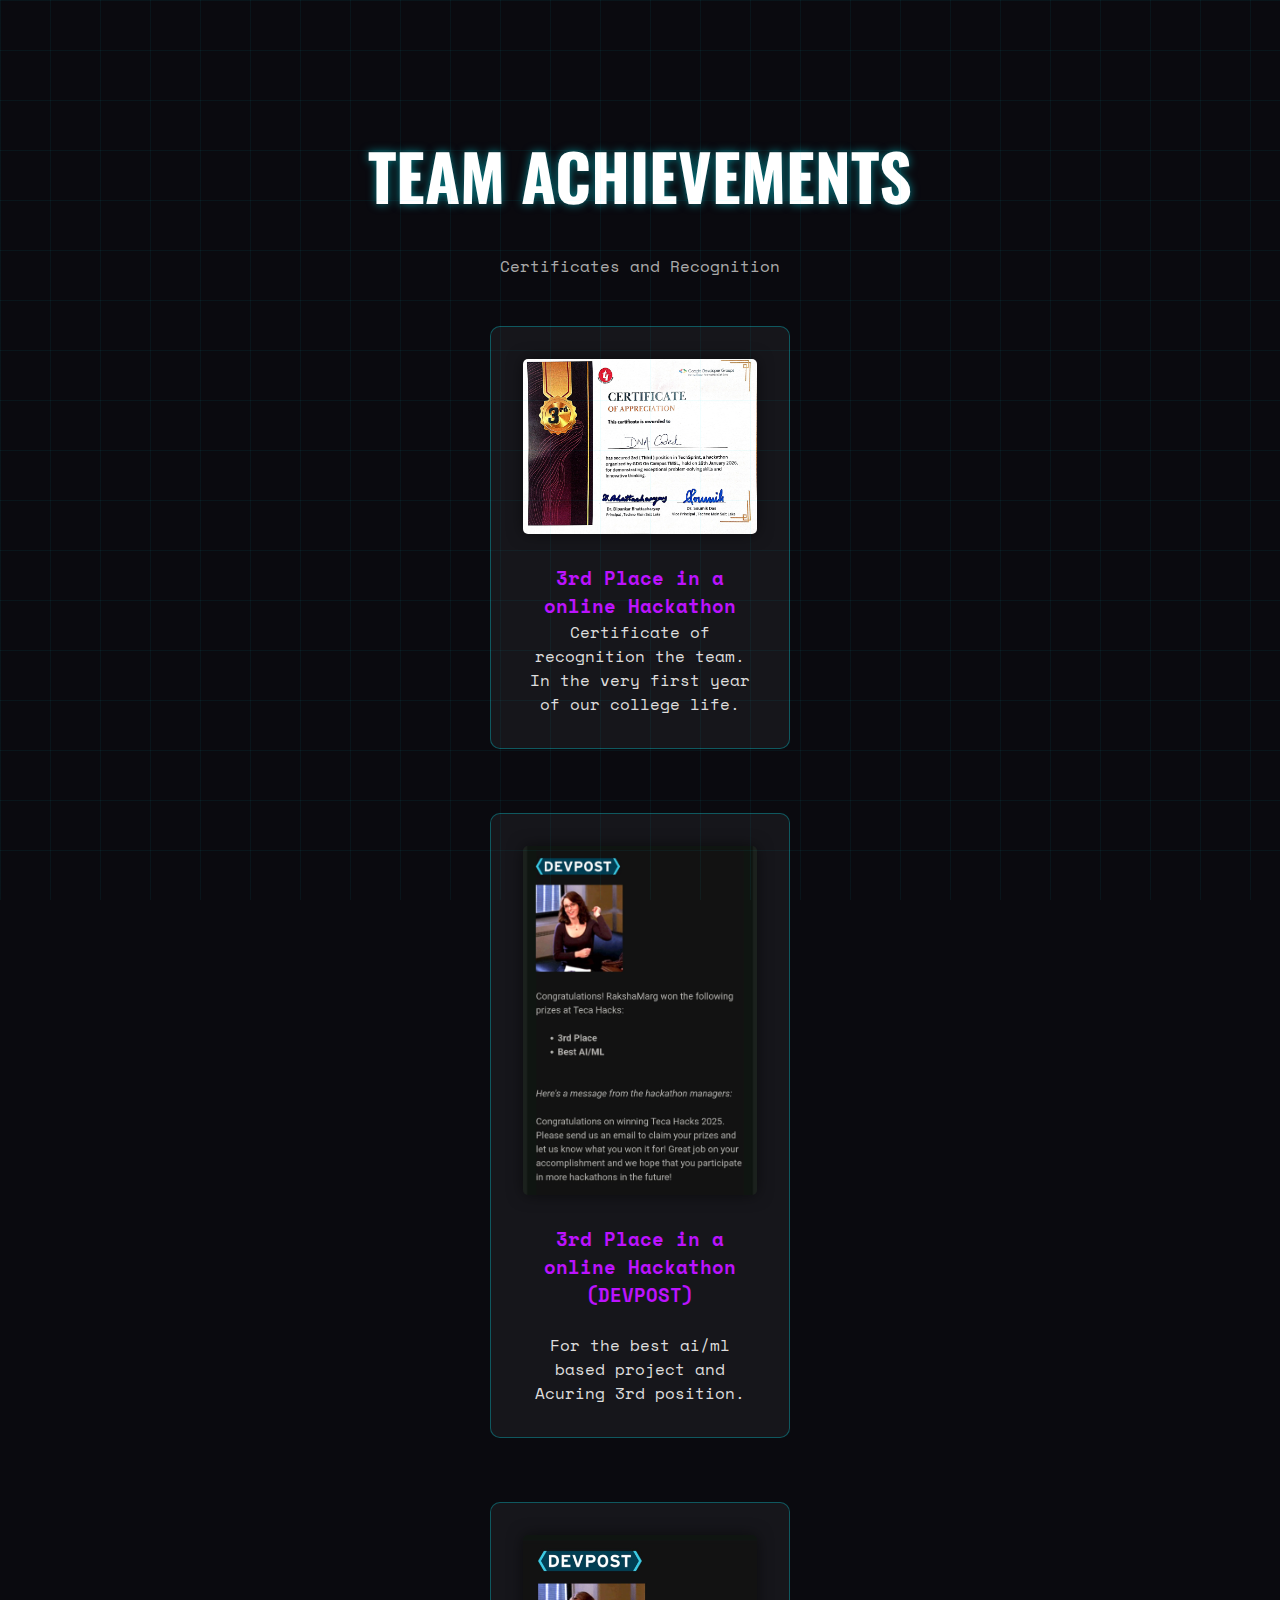
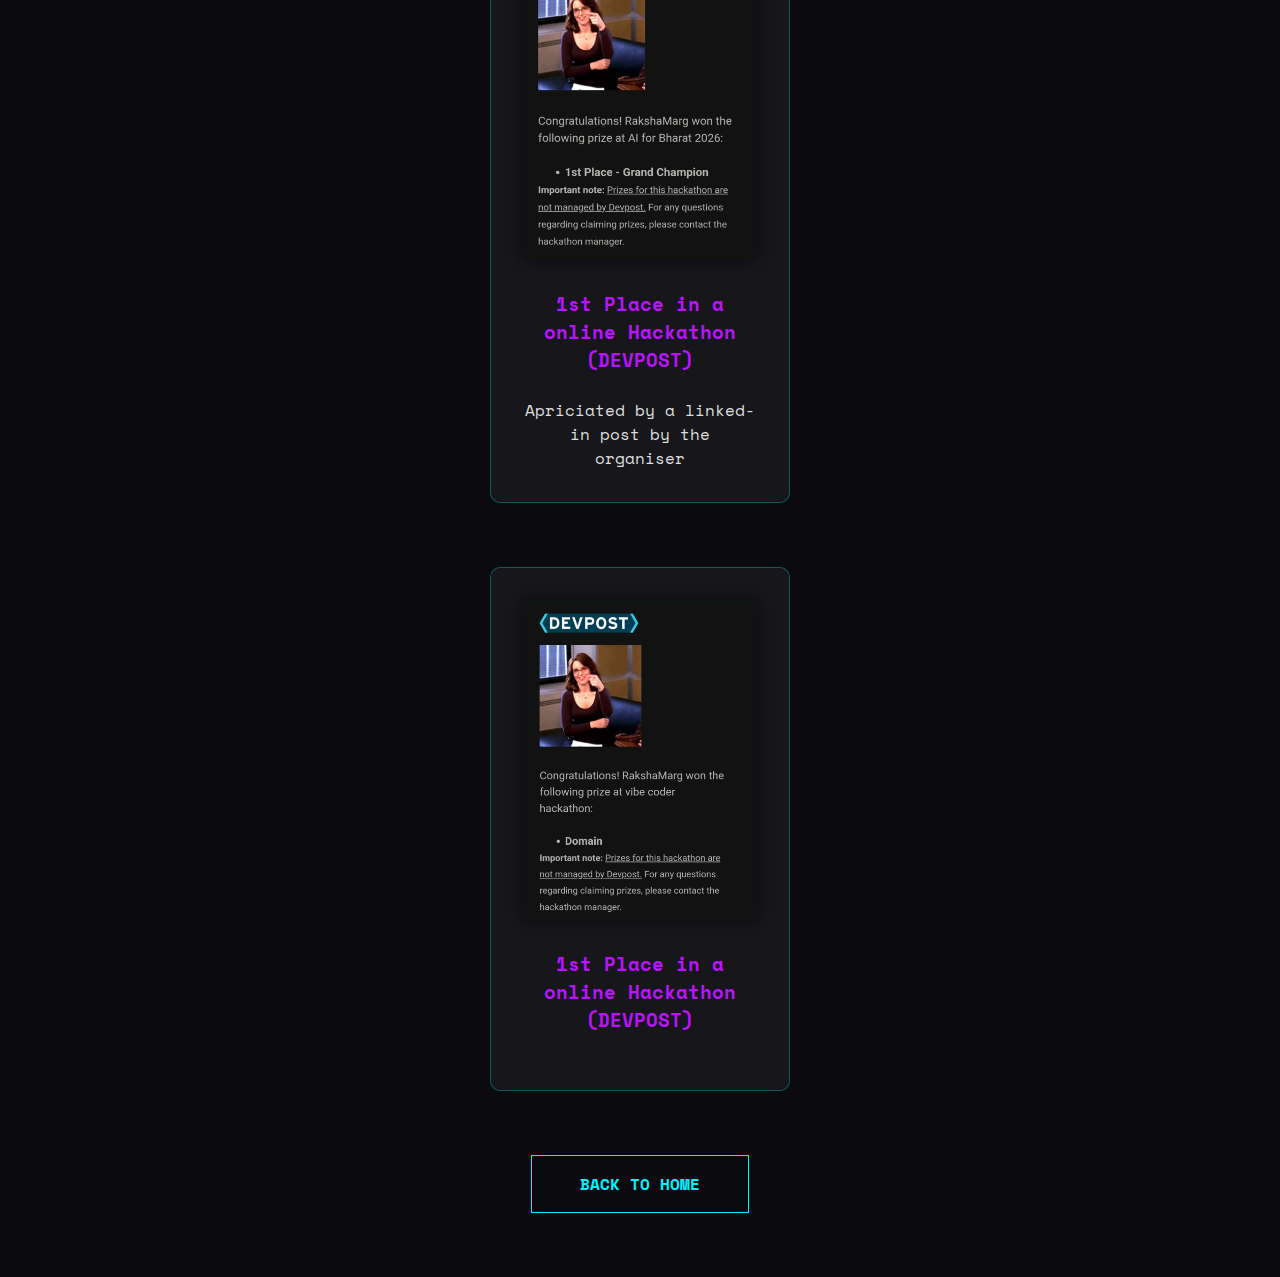
<file: achievements.html>
<!DOCTYPE html>
<html lang="en">

<head>
    <meta charset="UTF-8">
    <meta name="viewport" content="width=device-width, initial-scale=1.0">
    <link rel="icon" href="./img/logo.jpeg">
    <title>Achievements - DNA Coded</title>
    <link rel="stylesheet" href="style.css">
    <link rel="preconnect" href="https://fonts.googleapis.com">
    <link rel="preconnect" href="https://fonts.gstatic.com" crossorigin>
    <link
        href="https://fonts.googleapis.com/css2?family=Oswald:wght@500;700&family=Space+Mono:ital,wght@0,400;0,700;1,400&display=swap"
        rel="stylesheet">
    <style>
        .page-content {
            padding: 8rem 2rem 4rem;
            min-height: 80vh;
            text-align: center;
        }

        .section-title {
            font-size: 4rem;
            color: #fff;
            margin-bottom: 2rem;
            text-shadow: 0 0 10px rgba(0, 243, 255, 0.5);
        }

        .gallery-grid {
            display: flex;
            flex-direction: column;
            align-items: center;
            gap: 4rem;
            /* Increased gap/margin between items */
            max-width: 800px;
            margin: 0 auto;
        }

        .gallery-item {
            border: 1px solid rgba(0, 243, 255, 0.3);
            background: rgba(255, 255, 255, 0.05);
            padding: 2rem;
            border-radius: 10px;
            width: 100%;
            max-width: 300px;
            /* Reduced specific size */
            transition: transform 0.3s ease;
        }

        .gallery-item:hover {
            transform: scale(1.05);
        }

        .gallery-item img {
            width: 100%;
            border-radius: 5px;
            margin-bottom: 1.5rem;
            box-shadow: 0 0 15px rgba(0, 0, 0, 0.5);
        }

        .back-btn {
            display: inline-block;
            margin-top: 4rem;
            padding: 1rem 3rem;
            border: 1px solid var(--neon-cyan);
            color: var(--neon-cyan);
            text-decoration: none;
            text-transform: uppercase;
            font-weight: bold;
            transition: 0.3s;
        }

        .back-btn:hover {
            background: var(--neon-cyan);
            color: #000;
        }

        @media (max-width: 768px) {
            .section-title {
                font-size: 2.5rem;
            }

            .gallery-item {
                padding: 1rem;
                max-width: 100%;
            }
        }
    </style>
</head>

<body>

    <div class="grid-overlay"></div>

    <div class="page-content">
        <h1 class="section-title">TEAM ACHIEVEMENTS</h1>
        <p style="color: #aaa; margin-bottom: 3rem;">Certificates and Recognition</p>

        <div class="gallery-grid">
            <div class="gallery-item">
                <img src="./img/cert1.jpg" alt="Certificate 1" onclick="openModal(this.src, 'img')"
                    style="cursor: pointer;">
                <h3 style="color: var(--neon-purple);">3rd Place in a online Hackathon </h3>
                <p style="color: #ddd;">Certificate of recognition the team. <br> In the very first year of our college
                    life.</p>
            </div>
            <div class="gallery-item">
                <img src="./img/cert2.jpeg" alt="Certificate 2" onclick="openModal(this.src, 'img')"
                    style="cursor: pointer;">
                <h3 style="color: var(--neon-purple);">3rd Place in a online Hackathon (DEVPOST) </h3>
                <p style="color: #ddd;"> <br> For the best ai/ml based project and Acuring 3rd position.</p>
            </div>
            <div class="gallery-item">
                <img src="./img/cert3.jpeg" alt="Certificate 3" onclick="openModal(this.src, 'img')"
                    style="cursor: pointer;">
                <h3 style="color: var(--neon-purple);"> 1st Place in a online Hackathon (DEVPOST)</h3>
                <p style="color: #ddd;"> <br> Apriciated by a linked-in post by the organiser </p>
            </div>
            <div class="gallery-item">
                <img src="./img/cert4.jpeg" alt="Certificate 4" onclick="openModal(this.src, 'img')"
                    style="cursor: pointer;">
                <h3 style="color: var(--neon-purple);"> 1st Place in a online Hackathon (DEVPOST)</h3>
                <p style="color: #ddd;"> <br> </p>
            </div>
            <!-- Add more certificates here as needed -->
        </div>

        <a href="index.html" class="back-btn">Back to Home</a>
    </div>

    <!-- Modal -->
    <div id="mediaModal" class="modal-overlay" onclick="closeModal()">
        <span class="close-modal">&times;</span>
        <img class="modal-content" id="modalImg" style="display:none;">
        <video class="modal-content" id="modalVideo" controls style="display:none;"></video>
    </div>

    <script>
        function openModal(src, type) {
            const modal = document.getElementById('mediaModal');
            const modalImg = document.getElementById('modalImg');
            const modalVideo = document.getElementById('modalVideo');

            modal.style.display = "flex";

            if (type === 'img') {
                modalImg.src = src;
                modalImg.style.display = "block";
                modalVideo.style.display = "none";
                modalVideo.pause();
            } else {
                modalVideo.src = src;
                modalVideo.style.display = "block";
                modalImg.style.display = "none";
                modalVideo.play();
            }
        }

        function closeModal() {
            const modal = document.getElementById('mediaModal');
            const modalVideo = document.getElementById('modalVideo');
            modal.style.display = "none";
            modalVideo.pause();
            modalVideo.src = ""; // Stop buffering
        }
    </script>
</body>

</html>
</file>
<file: style.css>
/* --- VARIABLES & RESET --- */
:root {
    --bg-dark: #0a0a0f;
    --neon-cyan: #00f3ff;
    --neon-purple: #bc13fe;
    --text-main: #e0e0e0;
}

* {
    margin: 0;
    padding: 0;
    box-sizing: border-box;
}

body {
    background-color: var(--bg-dark);
    color: var(--text-main);
    font-family: 'Space Mono', monospace;
    overflow-x: hidden;
}

/* --- BACKGROUND FX --- */
.grid-overlay {
    position: fixed;
    top: 0;
    left: 0;
    width: 100%;
    height: 100%;
    background-image:
        linear-gradient(rgba(0, 243, 255, 0.05) 1px, transparent 1px),
        linear-gradient(90deg, rgba(0, 243, 255, 0.05) 1px, transparent 1px);
    background-size: 50px 50px;
    z-index: 9999;
    pointer-events: none;
}

h1,
h2 {
    font-family: 'Oswald', sans-serif;
    text-transform: uppercase;
}

/* --- HERO SECTION --- */
.hero-section {
    height: 100vh;
    display: flex;
    justify-content: center;
    align-items: center;
    text-align: center;
    position: relative;
    overflow: hidden;
    background: linear-gradient(rgba(10, 10, 15, 0.8), rgba(10, 10, 15, 0.9)), url('./img/mainbackground.avif');
    background-size: cover;
    background-position: center;
}

.hero-content {
    position: relative;
    z-index: 2;
    width: 90%;
}

.hero-title {
    font-size: 5rem;
    line-height: 1;
    color: #fff;
}

.hero-subtitle {
    font-size: 1.2rem;
    color: var(--neon-cyan);
    letter-spacing: 5px;
    margin-top: 1rem;
}

/* --- DNA HELIX --- */
.dna-container {
    position: absolute;
    top: 50%;
    left: 50%;
    transform: translate(-50%, -50%) rotate(-45deg);
    width: 300px;
    height: 600px;
    z-index: 0;
    opacity: 0.4;
    pointer-events: none;
    display: flex;
    flex-direction: column;
    justify-content: center;
    align-items: center;
    gap: 8px;
}

.strand {
    position: relative;
    width: 200px;
    height: 2px;
    background: rgba(255, 255, 255, 0.1);
    animation: rotateStrand 3s ease-in-out infinite;
}

.strand::before,
.strand::after {
    content: '';
    position: absolute;
    width: 10px;
    height: 10px;
    border-radius: 50%;
    top: -4px;
    box-shadow: 0 0 10px currentColor;
}

.strand::before {
    left: 0;
    background-color: var(--neon-cyan);
    animation: sizePulse 3s ease-in-out infinite;
}

.strand::after {
    right: 0;
    background-color: var(--neon-purple);
    animation: sizePulse 3s ease-in-out infinite reverse;
}

/* Strand Animations Delay */
.strand:nth-child(1) {
    animation-delay: -0.2s;
}

.strand:nth-child(1)::before,
.strand:nth-child(1)::after {
    animation-delay: -0.2s;
}

.strand:nth-child(2) {
    animation-delay: -0.4s;
}

.strand:nth-child(2)::before,
.strand:nth-child(2)::after {
    animation-delay: -0.4s;
}

.strand:nth-child(3) {
    animation-delay: -0.6s;
}

.strand:nth-child(3)::before,
.strand:nth-child(3)::after {
    animation-delay: -0.6s;
}

.strand:nth-child(4) {
    animation-delay: -0.8s;
}

.strand:nth-child(4)::before,
.strand:nth-child(4)::after {
    animation-delay: -0.8s;
}

.strand:nth-child(5) {
    animation-delay: -1.0s;
}

.strand:nth-child(5)::before,
.strand:nth-child(5)::after {
    animation-delay: -1.0s;
}

.strand:nth-child(6) {
    animation-delay: -1.2s;
}

.strand:nth-child(6)::before,
.strand:nth-child(6)::after {
    animation-delay: -1.2s;
}

.strand:nth-child(7) {
    animation-delay: -1.4s;
}

.strand:nth-child(7)::before,
.strand:nth-child(7)::after {
    animation-delay: -1.4s;
}

.strand:nth-child(8) {
    animation-delay: -1.6s;
}

.strand:nth-child(8)::before,
.strand:nth-child(8)::after {
    animation-delay: -1.6s;
}

.strand:nth-child(9) {
    animation-delay: -1.8s;
}

.strand:nth-child(9)::before,
.strand:nth-child(9)::after {
    animation-delay: -1.8s;
}

.strand:nth-child(10) {
    animation-delay: -2.0s;
}

.strand:nth-child(10)::before,
.strand:nth-child(10)::after {
    animation-delay: -2.0s;
}

.strand:nth-child(11) {
    animation-delay: -2.2s;
}

.strand:nth-child(11)::before,
.strand:nth-child(11)::after {
    animation-delay: -2.2s;
}

.strand:nth-child(12) {
    animation-delay: -2.4s;
}

.strand:nth-child(12)::before,
.strand:nth-child(12)::after {
    animation-delay: -2.4s;
}

.strand:nth-child(13) {
    animation-delay: -2.6s;
}

.strand:nth-child(13)::before,
.strand:nth-child(13)::after {
    animation-delay: -2.6s;
}

.strand:nth-child(14) {
    animation-delay: -2.8s;
}

.strand:nth-child(14)::before,
.strand:nth-child(14)::after {
    animation-delay: -2.8s;
}

.strand:nth-child(15) {
    animation-delay: -3.0s;
}

.strand:nth-child(15)::before,
.strand:nth-child(15)::after {
    animation-delay: -3.0s;
}

/* --- INTRO SECTION --- */
.team-intro {
    padding: 6rem 1rem 1rem 1rem;
    text-align: center;
    position: relative;
    background: var(--bg-dark);
}

.intro-text {
    font-size: 3rem;
    color: #fff;
    letter-spacing: 2px;
    text-shadow: 0 10 10px rgba(0, 243, 255, 0.5);
    margin-bottom: 1rem;
}

.intro-line {
    width: 100px;
    height: 4px;
    background: var(--neon-purple);
    margin: 0 auto;
    box-shadow: 0 0 10px var(--neon-purple);
    border-radius: 2px;
}


.team-showcase-container {
    padding: 2rem 2rem;
    margin-bottom: 200px;
    display: flex;
    flex-direction: column;
    align-items: center;
    justify-content: center;
    background: var(--bg-dark);
    position: relative;
    min-height: 80vh;
    perspective: 1000px;
}

/* 1. TEXT LAYER */
.masked-text-wrapper {
    position: relative;
    z-index: 10;
    text-align: center;
    pointer-events: none;
    transition: transform 1s cubic-bezier(0.68, -0.55, 0.27, 1.55);
}

.masked-title {
    font-size: 8rem;
    font-weight: 900;
    margin: 0;
    line-height: 0.9;
    text-transform: uppercase;
    background-image: url('./img/dna.png');
    background-size: 300% auto;
    background-position: 0% center;
    background-clip: text;
    -webkit-background-clip: text;
    -webkit-text-fill-color: transparent;
    color: transparent;
    filter: drop-shadow(0 0 10px rgba(0, 0, 0, 0.8));
    animation: moveMaskBackground 10s linear infinite;
}

/* 2. PHOTO FRAME LAYER */
.team-photo-frame {
    position: absolute;
    top: 50%;
    left: 50%;
    transform: translate(-50%, -50%) scale(0.6) rotate(5deg);
    width: 100%;
    max-width: 800px;
    z-index: 5;
    opacity: 0;
    transition: all 1.2s cubic-bezier(0.34, 1.56, 0.64, 1);
    pointer-events: none;
}

.team-photo-frame img {
    width: 100%;
    height: auto;
    display: block;
    border: 1px solid rgba(0, 243, 255, 0.3);
    filter: grayscale(100%) brightness(0.5) blur(10px);
    transition: filter 1s ease;
}

/* 3. SHINE EFFECT */
.team-photo-frame::after {
    content: '';
    position: absolute;
    bottom: -20%;
    left: 0;
    width: 100%;
    height: 0%;
    background: linear-gradient(0deg, var(--neon-cyan) 0%, rgba(0, 243, 255, 0) 100%);
    z-index: -1;
    filter: blur(50px);
    opacity: 0;
    transition: all 1.5s ease 0.5s;
}

/* Active State */
.team-showcase-container.active .masked-text-wrapper {
    transform: translateY(-150%) scale(0.9);
}

.team-showcase-container.active .team-photo-frame {
    opacity: 1;
    z-index: 20;
    transform: translate(-50%, -50%) scale(1) rotate(0deg);
}

.team-showcase-container.active .team-photo-frame img {
    filter: grayscale(20%) brightness(0.9) blur(0px) contrast(1.1);
}

.team-showcase-container.active .team-photo-frame::after {
    height: 120%;
    opacity: 0.6;
}


/* --- CHARACTER SECTIONS --- */
.character-section {
    min-height: 100vh;
    display: flex;
    justify-content: center;
    align-items: center;
    padding: 6rem 2rem 2rem 2rem;
    border-top: 1px solid rgba(255, 255, 255, 0.05);
}

.content-container {
    position: relative;
    width: 100%;
    max-width: 600px;
    margin-top: 200px;
}

.text-panel {
    position: relative;
    z-index: 10;
    background-color: var(--bg-dark);
    padding: 2rem;
    border-radius: 15px;
    border: 1px solid rgba(255, 255, 255, 0.1);
    box-shadow: 0 0 50px rgba(0, 0, 0, 0.8);
    width: 100%;
    opacity: 0;
    transform: translateY(50px);
    transition: all 0.8s ease-out;
}

.card-wrapper {
    position: absolute;
    width: 260px;
    top: 0;
    left: 50%;
    transform: translate(-50%, 20%) scale(0.5);
    z-index: 1;
    opacity: 0;
    transition: all 1s cubic-bezier(0.34, 1.56, 0.64, 1);
}

.card-wrapper::after {
    content: '';
    position: absolute;
    top: 50%;
    left: 50%;
    transform: translate(-50%, -50%);
    width: 80%;
    height: 80%;
    background: var(--neon-cyan);
    border-radius: 50%;
    filter: blur(60px);
    opacity: 0;
    z-index: -1;
    transition: opacity 0.8s ease 0.2s;
}

.card-wrapper img {
    width: 100%;
    height: auto;
    filter: drop-shadow(0 10px 10px rgba(0, 0, 0, 0.8));
    transition: filter 0.5s ease;
    padding-bottom: 6px;
}

.active .text-panel {
    opacity: 1;
    transform: translateY(0);
}

.image-pop-out {
    opacity: 1;
    transform: translate(-50%, -115%) scale(2.5);
    z-index: 20;
}

.image-pop-out img {
    filter: drop-shadow(0 0 1px var(--neon-cyan)) contrast(1.1);
}

.image-pop-out::after {
    opacity: 0.5;
}

.panel-header {
    display: flex;
    justify-content: space-between;
    border-bottom: 1px solid rgba(255, 255, 255, 0.1);
    padding-bottom: 1rem;
    margin-bottom: 1rem;
}

.role-text {
    color: var(--neon-cyan);
    margin-bottom: 1rem;
}

.desc {
    color: #aaa;
    margin-bottom: 1.5rem;
    line-height: 1.6;
}

.stat-bar {
    width: 100%;
    height: 4px;
    background: rgba(255, 255, 255, 0.1);
}

.stat-bar .fill {
    height: 100%;
    background: var(--neon-purple);
    box-shadow: 0 0 10px var(--neon-purple);
}

.social-links {
    display: flex;
    gap: 10px;
    margin-top: 2rem;
}

.social-links a {
    flex: 1;
    padding: 10px;
    text-decoration: none;
    color: var(--neon-cyan);
    border: 1px solid var(--neon-cyan);
    text-align: center;
    font-size: 0.8rem;
    transition: 0.3s;
}

.social-links a:hover {
    background: var(--neon-cyan);
    color: #000;
}

.marquee-container {
    padding: 60px 0;
    background: #000;
    border-top: 1px solid var(--neon-cyan);
    border-bottom: 1px solid var(--neon-cyan);
    overflow: hidden;
    position: relative;
    width: 100%;
}

.marquee-content {
    display: flex;
    width: max-content;
    animation: scroll 20s linear infinite;
}

.marquee-content span {
    font-size: 80px;
    font-weight: 800;
    text-transform: uppercase;
    color: transparent;
    -webkit-text-stroke: 1px #fff;
    padding-right: 50px;
    white-space: nowrap;
}

@keyframes scroll {
    0% {
        transform: translateX(0);
    }

    100% {
        transform: translateX(-50%);
    }
}

@keyframes rotateStrand {
    0% {
        transform: scaleX(1);
        z-index: 10;
    }

    50% {
        transform: scaleX(0);
        z-index: 0;
    }

    100% {
        transform: scaleX(1);
        z-index: 10;
    }
}

@keyframes sizePulse {
    0% {
        transform: scale(1);
        opacity: 1;
    }

    50% {
        transform: scale(0.5);
        opacity: 0.3;
    }

    100% {
        transform: scale(1);
        opacity: 1;
    }
}

@keyframes moveMaskBackground {
    0% {
        background-position: 0% center;
    }

    100% {
        background-position: 100% center;
    }
}

.animated-text {
    background-image: linear-gradient(90deg, var(--neon-purple) 0%, var(--neon-cyan) 50%, var(--neon-purple) 100%);
    background-size: 200% auto;
    -webkit-background-clip: text;
    background-clip: text;
    color: transparent;
    animation: textShine 3s linear infinite;
}

@keyframes textShine {
    to {
        background-position: 200% center;
    }
}

footer {
    position: relative;
    padding: 4rem 2rem;
    text-align: center;
    background-color: #000;
    border-top: 1px solid rgba(255, 255, 255, 0.1);
    z-index: 10;
    color: #fff;
}

.highlight {
    color: var(--neon-purple);
    font-weight: bold;
}


@media (max-width: 768px) {

    /* Hero Text Sizing */
    .hero-title {
        font-size: 3rem;
    }

    .hero-subtitle {
        font-size: 0.9rem;
        letter-spacing: 2px;
    }

    /* Team Intro */
    .intro-text {
        font-size: 2rem;
    }

    /* Team Showcase */
    .team-showcase-container {
        padding-bottom: 4rem;
        min-height: 60vh;
        margin-bottom: 100px;
    }

    .masked-title {
        font-size: 3rem;
    }

    /* Animation Adjustment for Team Photo */
    .team-showcase-container.active .masked-text-wrapper {
        transform: translateY(-200%) scale(0.8);
    }

    .team-showcase-container.active .team-photo-frame {
        width: 90%;
    }

    /* Character Cards */
    .character-section {
        padding: 4rem 1rem;
        min-height: auto;
    }

    .content-container {
        margin-top: 100px;
    }

    .card-wrapper {
        width: 180px;
        transform: translate(-50%, 0) scale(0.5);
    }

    .image-pop-out {
        transform: translate(-50%, -80%) scale(1.8);
    }

    .text-panel {
        padding: 1.5rem;
    }

    .panel-header h2 {
        font-size: 1.5rem;
    }

    /* Marquee Text */
    .marquee-content span {
        font-size: 40px;
        padding-right: 20px;
    }
}

/* --- EXTRA LINKS --- */
.extra-links-container {
    display: flex;
    flex-direction: column;
    /* Stack vertically */
    align-items: center;
    /* Center them */
    gap: 1.5rem;
    /* Spacing between buttons */
    padding: 3rem 0;
    background: var(--bg-dark);
    margin-bottom: 20px;
}

.nav-btn {
    width: 300px;
    /* Fixed width for uniformity */
    padding: 1rem 0;
    /* Vertical padding, horizontal handled by width */
    text-align: center;
    /* Center text */
    font-family: 'Oswald', sans-serif;
    font-size: 1.2rem;
    font-weight: 700;
    text-decoration: none;
    text-transform: uppercase;
    color: var(--neon-cyan);
    border: 2px solid var(--neon-cyan);
    transition: all 0.3s ease;
    box-shadow: 0 0 10px rgba(0, 243, 255, 0.2);
    letter-spacing: 2px;
}

.nav-btn:hover {
    background: var(--neon-cyan);
    color: #000;
    box-shadow: 0 0 20px rgba(0, 243, 255, 0.6);
    transform: translateY(-2px);
}

/* Adjust for mobile */
@media (max-width: 768px) {
    .extra-links-container {
        gap: 1rem;
    }

    .nav-btn {
        width: 80%;
        max-width: 300px;
    }
}

/* --- LIGHTBOX MODAL --- */
.modal-overlay {
    display: none;
    position: fixed;
    z-index: 1000;
    left: 0;
    top: 0;
    width: 100%;
    height: 100%;
    overflow: auto;
    background-color: rgba(0, 0, 0, 0.9);
    backdrop-filter: blur(5px);
    justify-content: center;
    align-items: center;
}

.modal-content {
    margin: auto;
    display: block;
    max-width: 90%;
    max-height: 90vh;
    border: 2px solid var(--neon-cyan);
    box-shadow: 0 0 20px var(--neon-cyan);
    border-radius: 10px;
    animation: zoomIn 0.3s ease;
}

.close-modal {
    position: absolute;
    top: 20px;
    right: 35px;
    color: #f1f1f1;
    font-size: 40px;
    font-weight: bold;
    transition: 0.3s;
    cursor: pointer;
    z-index: 1001;
}

.close-modal:hover,
.close-modal:focus {
    color: var(--neon-cyan);
    text-decoration: none;
    cursor: pointer;
}

@keyframes zoomIn {
    from {
        transform: scale(0);
        opacity: 0
    }

    to {
        transform: scale(1);
        opacity: 1
    }
}
</file>
